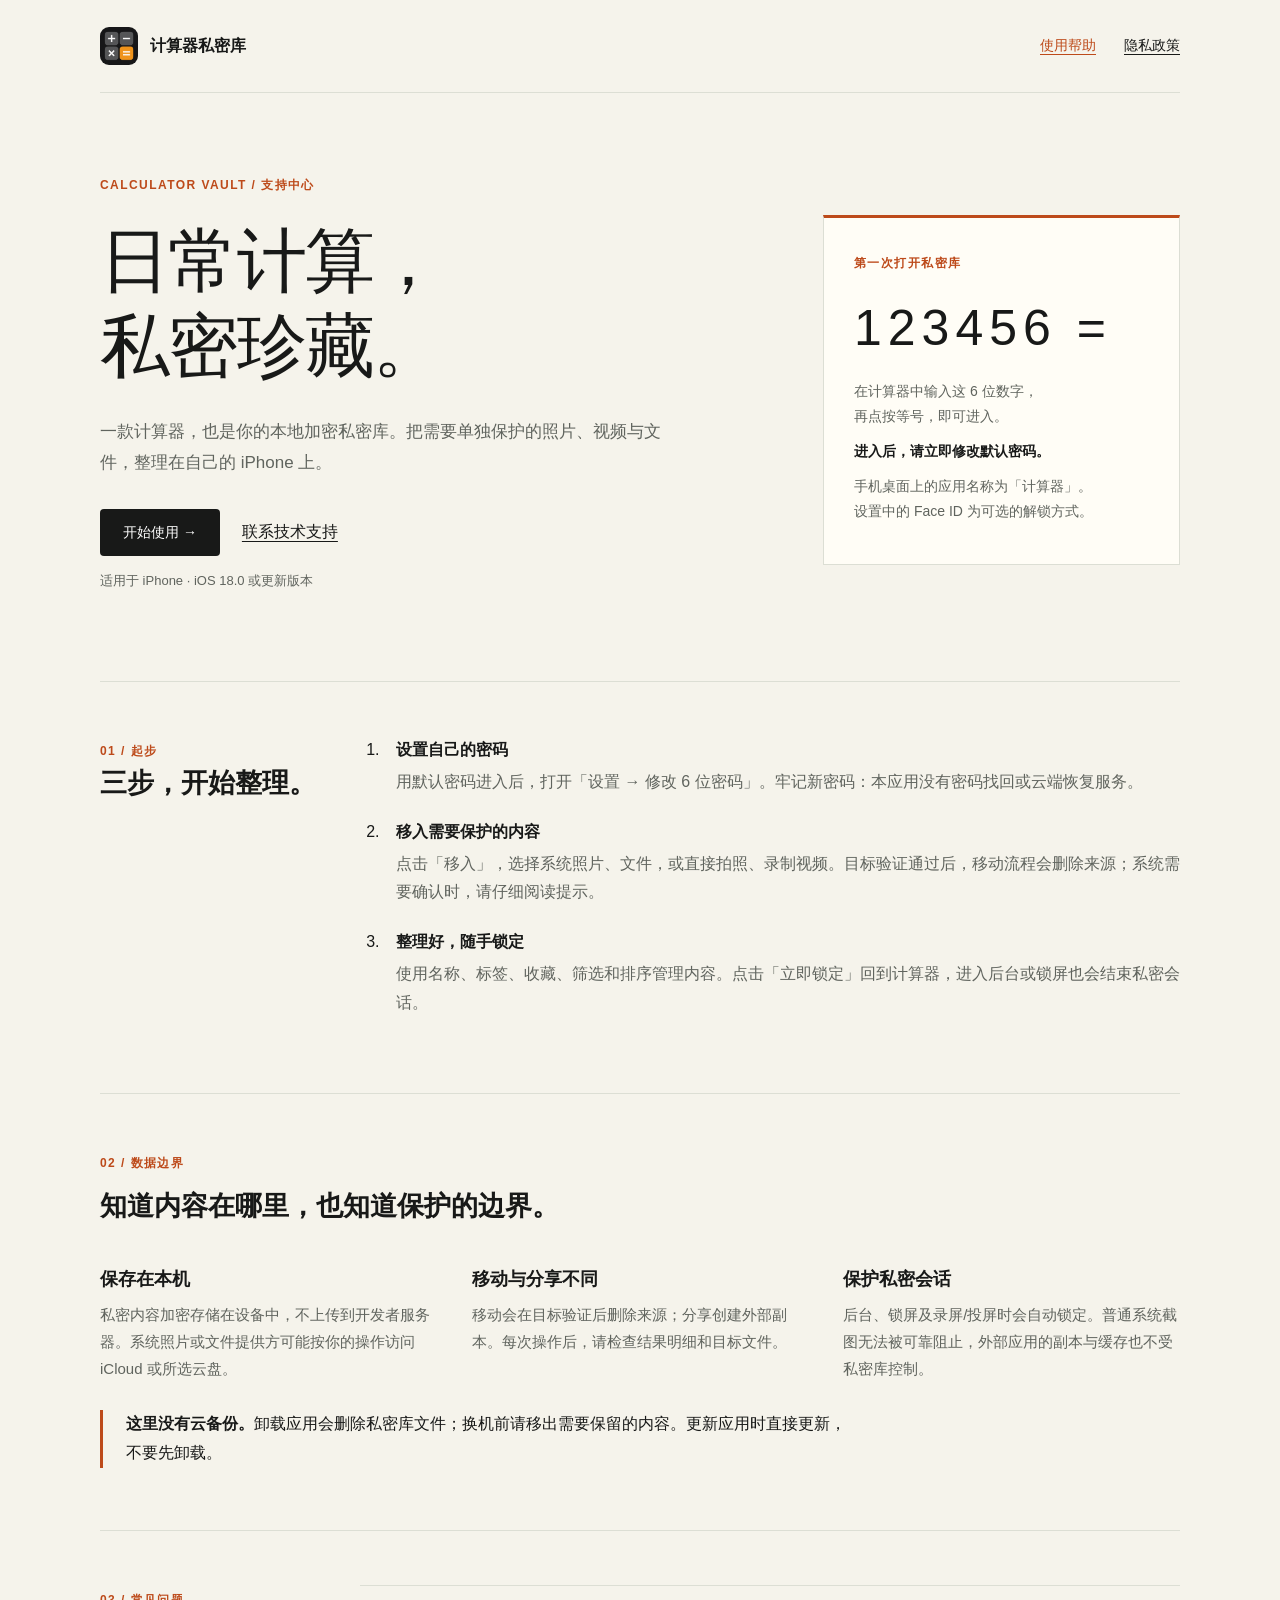
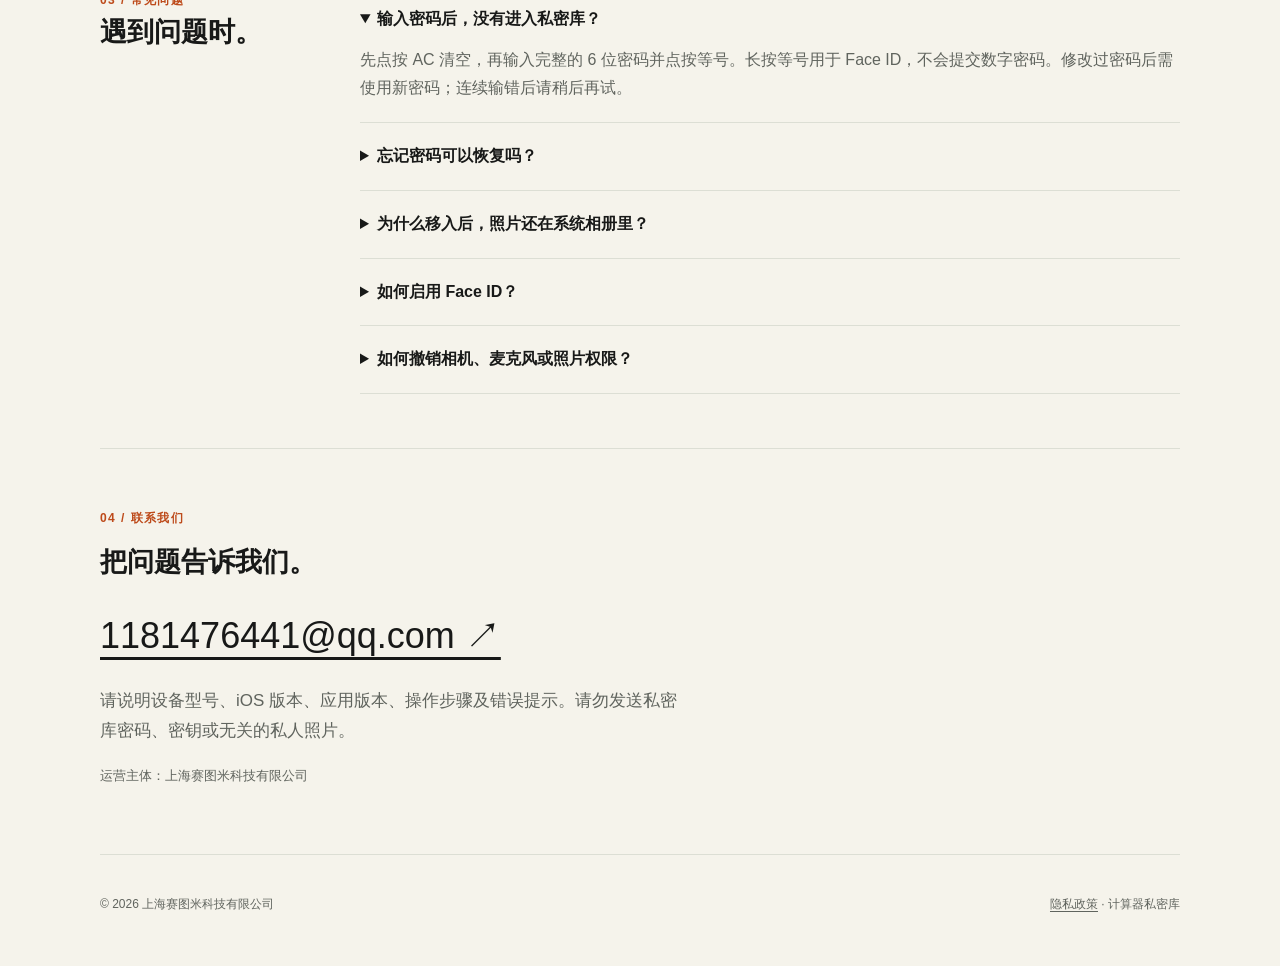
<file: index.html>
<!doctype html>
<html lang="zh-CN">
<head>
  <meta charset="utf-8">
  <meta name="viewport" content="width=device-width, initial-scale=1">
  <meta name="description" content="计算器私密库官方使用帮助：本地加密照片、视频与文件，了解密码、Face ID、数据移动与隐私保护。">
  <title>计算器私密库 · 使用帮助与技术支持</title>
  <link rel="icon" href="icon.png" type="image/png">
  <link rel="stylesheet" href="style.css">
</head>
<body>
  <a class="skip" href="#main">跳转到正文</a>
  <header>
    <a class="brand" href="./"><img src="icon.png" width="38" height="38" alt="">计算器私密库</a>
    <nav aria-label="主导航"><a href="./" aria-current="page">使用帮助</a><a href="privacy.html">隐私政策</a></nav>
  </header>
  <main id="main">
    <section class="hero">
      <div>
        <div class="eyebrow">CALCULATOR VAULT / 支持中心</div>
        <h1>日常计算，<br>私密珍藏。</h1>
        <p class="intro">一款计算器，也是你的本地加密私密库。把需要单独保护的照片、视频与文件，整理在自己的 iPhone 上。</p>
        <div class="links"><a class="button" href="#start">开始使用 →</a><a href="#contact">联系技术支持</a></div>
        <p class="small">适用于 iPhone · iOS 18.0 或更新版本</p>
      </div>
      <aside class="device-note" aria-label="首次解锁说明">
        <span class="eyebrow">第一次打开私密库</span>
        <div class="number">123456 =</div>
        <p>在计算器中输入这 6 位数字，<br>再点按等号，即可进入。</p>
        <p class="important"><strong>进入后，请立即修改默认密码。</strong></p>
        <p>手机桌面上的应用名称为「计算器」。<br>设置中的 Face ID 为可选的解锁方式。</p>
      </aside>
    </section>
    <section class="section" id="start">
      <div class="section-head">
        <div><span class="eyebrow">01 / 起步</span><h2>三步，开始整理。</h2></div>
        <ol class="steps">
          <li><strong>设置自己的密码</strong><p>用默认密码进入后，打开「设置 → 修改 6 位密码」。牢记新密码：本应用没有密码找回或云端恢复服务。</p></li>
          <li><strong>移入需要保护的内容</strong><p>点击「移入」，选择系统照片、文件，或直接拍照、录制视频。目标验证通过后，移动流程会删除来源；系统需要确认时，请仔细阅读提示。</p></li>
          <li><strong>整理好，随手锁定</strong><p>使用名称、标签、收藏、筛选和排序管理内容。点击「立即锁定」回到计算器，进入后台或锁屏也会结束私密会话。</p></li>
        </ol>
      </div>
    </section>
    <section class="section">
      <span class="eyebrow">02 / 数据边界</span><h2>知道内容在哪里，也知道保护的边界。</h2>
      <div class="facts">
        <div><h3>保存在本机</h3><p>私密内容加密存储在设备中，不上传到开发者服务器。系统照片或文件提供方可能按你的操作访问 iCloud 或所选云盘。</p></div>
        <div><h3>移动与分享不同</h3><p>移动会在目标验证后删除来源；分享创建外部副本。每次操作后，请检查结果明细和目标文件。</p></div>
        <div><h3>保护私密会话</h3><p>后台、锁屏及录屏/投屏时会自动锁定。普通系统截图无法被可靠阻止，外部应用的副本与缓存也不受私密库控制。</p></div>
      </div>
      <div class="notice"><p><strong>这里没有云备份。</strong>卸载应用会删除私密库文件；换机前请移出需要保留的内容。更新应用时直接更新，不要先卸载。</p></div>
    </section>
    <section class="section">
      <div class="section-head">
        <div><span class="eyebrow">03 / 常见问题</span><h2>遇到问题时。</h2></div>
        <div class="faq">
          <details open><summary>输入密码后，没有进入私密库？</summary><p>先点按 AC 清空，再输入完整的 6 位密码并点按等号。长按等号用于 Face ID，不会提交数字密码。修改过密码后需使用新密码；连续输错后请稍后再试。</p></details>
          <details><summary>忘记密码可以恢复吗？</summary><p>应用不提供密码找回。如果此前已启用且当前仍可用，可尝试长按等号进行 Face ID 验证。密码与 Face ID 均不可用时，开发者无法代为解密。请勿尝试卸载重装，卸载会删除库内文件。</p></details>
          <details><summary>为什么移入后，照片还在系统相册里？</summary><p>来源删除可能需要系统授权与确认；权限不足、取消或完整验证未通过时，会保留原件。删除后的照片也可能仍在「最近删除」或 iCloud 中。请查看操作结果，并在对应服务中管理外部副本。</p></details>
          <details><summary>如何启用 Face ID？</summary><p>先使用密码进入私密库，再到设置中开启 Face ID。设备必须支持且已录入 Face ID。之后回到计算器长按等号进行验证；密码仍可继续使用。</p></details>
          <details><summary>如何撤销相机、麦克风或照片权限？</summary><p>在 iPhone 的「设置」中找到本应用，调整对应权限。拒绝权限会影响相关导入或拍摄功能，但不影响普通计算器。Face ID 也可在应用设置中关闭。</p></details>
        </div>
      </div>
    </section>
    <section class="section" id="contact">
      <span class="eyebrow">04 / 联系我们</span><h2>把问题告诉我们。</h2>
      <a class="contact-email" href="mailto:1181476441@qq.com">1181476441@qq.com ↗</a>
      <p class="intro">请说明设备型号、iOS 版本、应用版本、操作步骤及错误提示。请勿发送私密库密码、密钥或无关的私人照片。</p>
      <p class="small">运营主体：上海赛图米科技有限公司</p>
    </section>
  </main>
  <footer><p>© 2026 上海赛图米科技有限公司</p><p><a href="privacy.html">隐私政策</a> · 计算器私密库</p></footer>
</body>
</html>
</file>
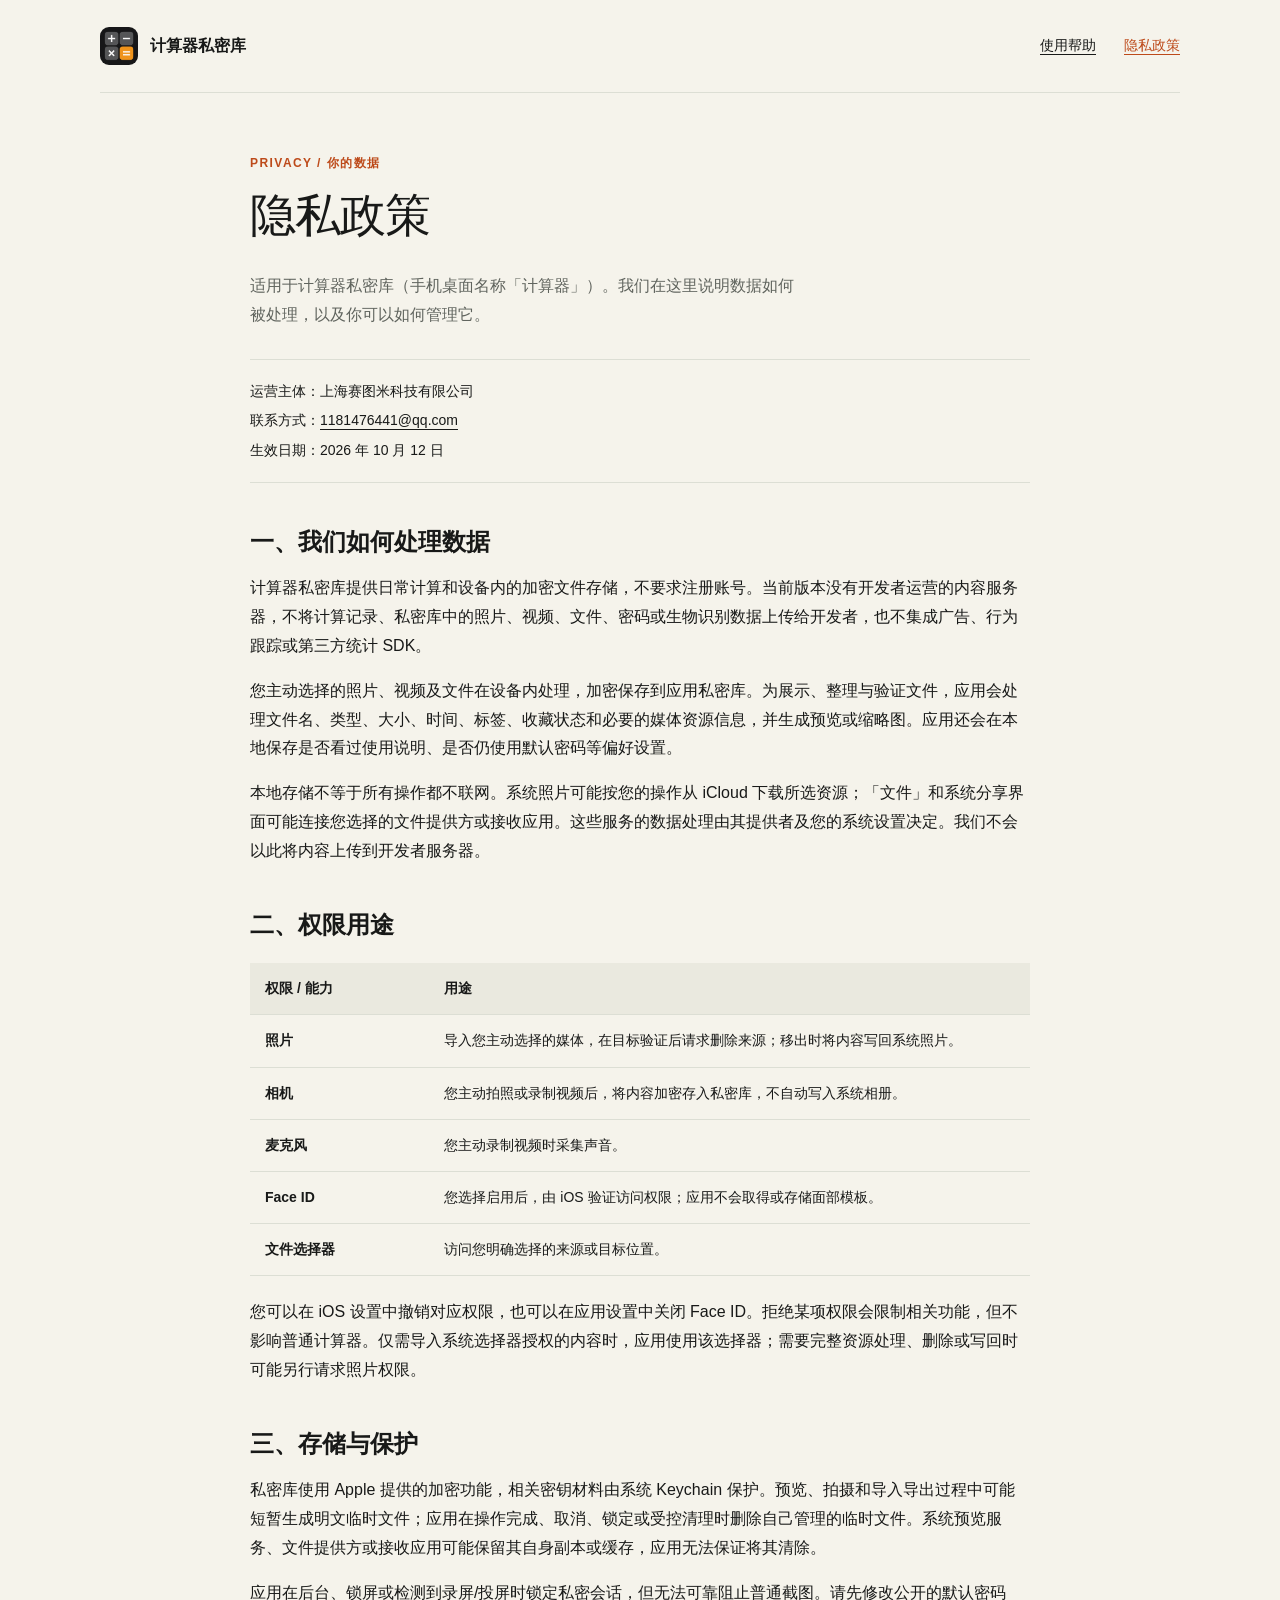
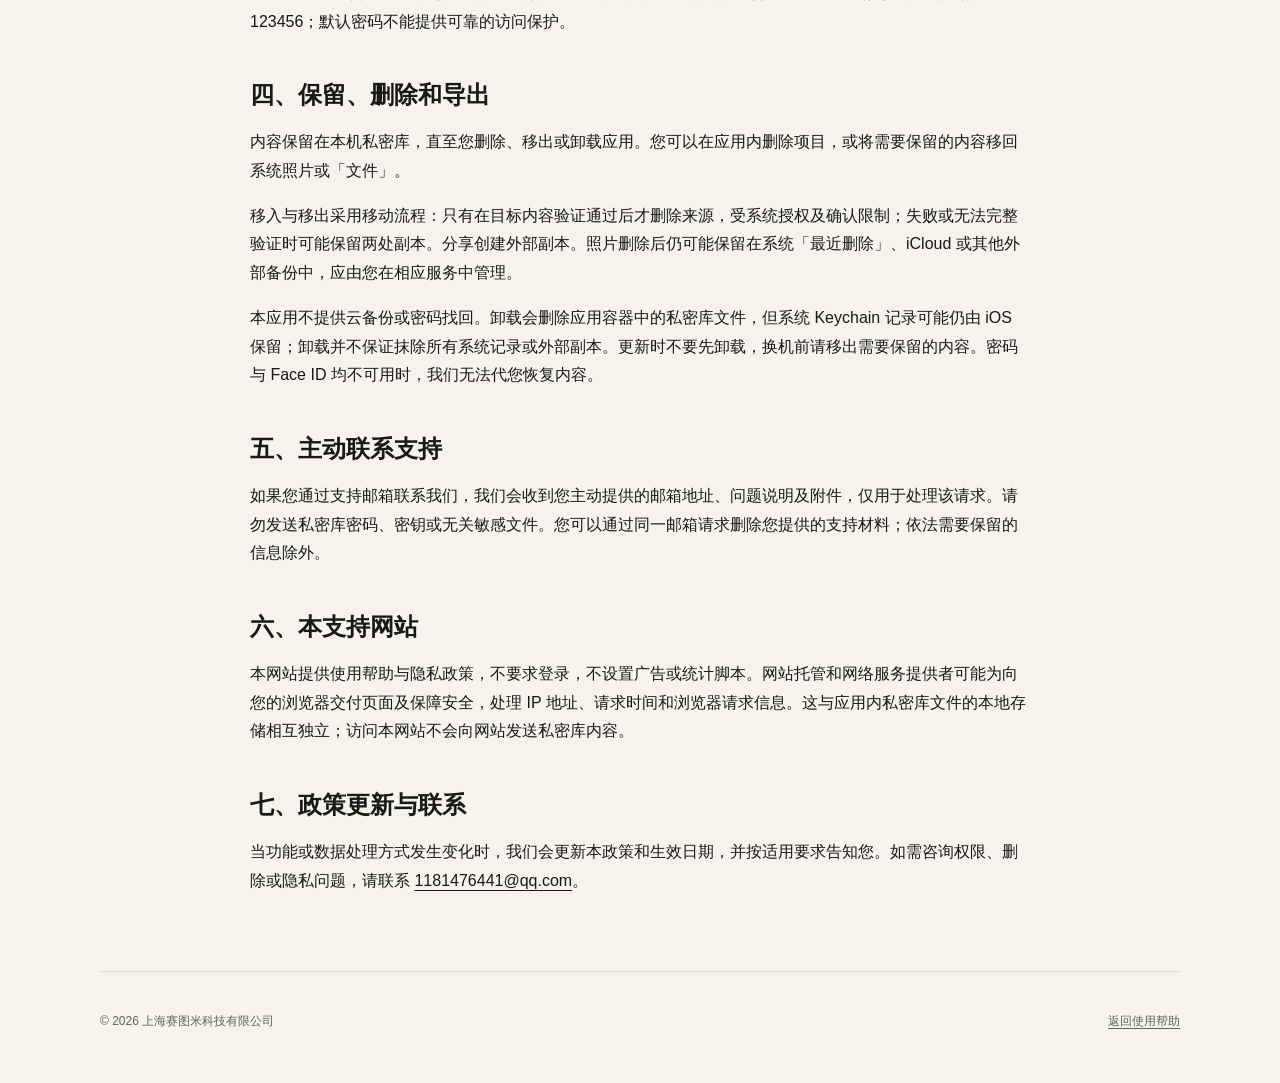
<file: privacy.html>
<!doctype html>
<html lang="zh-CN">
<head>
  <meta charset="utf-8">
  <meta name="viewport" content="width=device-width, initial-scale=1">
  <meta name="description" content="计算器私密库隐私政策：本地数据处理、权限用途、加密存储、删除和技术支持联系方式。">
  <title>隐私政策 · 计算器私密库</title>
  <link rel="icon" href="icon.png" type="image/png">
  <link rel="stylesheet" href="style.css">
</head>
<body>
  <a class="skip" href="#main">跳转到正文</a>
  <header>
    <a class="brand" href="./"><img src="icon.png" width="38" height="38" alt="">计算器私密库</a>
    <nav aria-label="主导航"><a href="./">使用帮助</a><a href="privacy.html" aria-current="page">隐私政策</a></nav>
  </header>
  <main id="main"><article class="policy">
    <div class="eyebrow">PRIVACY / 你的数据</div>
    <h1>隐私政策</h1>
    <p class="intro">适用于计算器私密库（手机桌面名称「计算器」）。我们在这里说明数据如何被处理，以及你可以如何管理它。</p>
    <div class="policy-meta"><p>运营主体：上海赛图米科技有限公司</p><p>联系方式：<a href="mailto:1181476441@qq.com">1181476441@qq.com</a></p><p>生效日期：2026 年 10 月 12 日</p></div>
    <h2>一、我们如何处理数据</h2>
    <p>计算器私密库提供日常计算和设备内的加密文件存储，不要求注册账号。当前版本没有开发者运营的内容服务器，不将计算记录、私密库中的照片、视频、文件、密码或生物识别数据上传给开发者，也不集成广告、行为跟踪或第三方统计 SDK。</p>
    <p>您主动选择的照片、视频及文件在设备内处理，加密保存到应用私密库。为展示、整理与验证文件，应用会处理文件名、类型、大小、时间、标签、收藏状态和必要的媒体资源信息，并生成预览或缩略图。应用还会在本地保存是否看过使用说明、是否仍使用默认密码等偏好设置。</p>
    <p>本地存储不等于所有操作都不联网。系统照片可能按您的操作从 iCloud 下载所选资源；「文件」和系统分享界面可能连接您选择的文件提供方或接收应用。这些服务的数据处理由其提供者及您的系统设置决定。我们不会以此将内容上传到开发者服务器。</p>
    <h2>二、权限用途</h2>
    <table><thead><tr><th scope="col">权限 / 能力</th><th scope="col">用途</th></tr></thead><tbody>
      <tr><td>照片</td><td>导入您主动选择的媒体，在目标验证后请求删除来源；移出时将内容写回系统照片。</td></tr>
      <tr><td>相机</td><td>您主动拍照或录制视频后，将内容加密存入私密库，不自动写入系统相册。</td></tr>
      <tr><td>麦克风</td><td>您主动录制视频时采集声音。</td></tr>
      <tr><td>Face ID</td><td>您选择启用后，由 iOS 验证访问权限；应用不会取得或存储面部模板。</td></tr>
      <tr><td>文件选择器</td><td>访问您明确选择的来源或目标位置。</td></tr>
    </tbody></table>
    <p>您可以在 iOS 设置中撤销对应权限，也可以在应用设置中关闭 Face ID。拒绝某项权限会限制相关功能，但不影响普通计算器。仅需导入系统选择器授权的内容时，应用使用该选择器；需要完整资源处理、删除或写回时可能另行请求照片权限。</p>
    <h2>三、存储与保护</h2>
    <p>私密库使用 Apple 提供的加密功能，相关密钥材料由系统 Keychain 保护。预览、拍摄和导入导出过程中可能短暂生成明文临时文件；应用在操作完成、取消、锁定或受控清理时删除自己管理的临时文件。系统预览服务、文件提供方或接收应用可能保留其自身副本或缓存，应用无法保证将其清除。</p>
    <p>应用在后台、锁屏或检测到录屏/投屏时锁定私密会话，但无法可靠阻止普通截图。请先修改公开的默认密码 123456；默认密码不能提供可靠的访问保护。</p>
    <h2>四、保留、删除和导出</h2>
    <p>内容保留在本机私密库，直至您删除、移出或卸载应用。您可以在应用内删除项目，或将需要保留的内容移回系统照片或「文件」。</p>
    <p>移入与移出采用移动流程：只有在目标内容验证通过后才删除来源，受系统授权及确认限制；失败或无法完整验证时可能保留两处副本。分享创建外部副本。照片删除后仍可能保留在系统「最近删除」、iCloud 或其他外部备份中，应由您在相应服务中管理。</p>
    <p>本应用不提供云备份或密码找回。卸载会删除应用容器中的私密库文件，但系统 Keychain 记录可能仍由 iOS 保留；卸载并不保证抹除所有系统记录或外部副本。更新时不要先卸载，换机前请移出需要保留的内容。密码与 Face ID 均不可用时，我们无法代您恢复内容。</p>
    <h2>五、主动联系支持</h2>
    <p>如果您通过支持邮箱联系我们，我们会收到您主动提供的邮箱地址、问题说明及附件，仅用于处理该请求。请勿发送私密库密码、密钥或无关敏感文件。您可以通过同一邮箱请求删除您提供的支持材料；依法需要保留的信息除外。</p>
    <h2>六、本支持网站</h2>
    <p>本网站提供使用帮助与隐私政策，不要求登录，不设置广告或统计脚本。网站托管和网络服务提供者可能为向您的浏览器交付页面及保障安全，处理 IP 地址、请求时间和浏览器请求信息。这与应用内私密库文件的本地存储相互独立；访问本网站不会向网站发送私密库内容。</p>
    <h2>七、政策更新与联系</h2>
    <p>当功能或数据处理方式发生变化时，我们会更新本政策和生效日期，并按适用要求告知您。如需咨询权限、删除或隐私问题，请联系 <a href="mailto:1181476441@qq.com">1181476441@qq.com</a>。</p>
  </article></main>
  <footer><p>© 2026 上海赛图米科技有限公司</p><p><a href="./">返回使用帮助</a></p></footer>
</body>
</html>
</file>
<file: style.css>
:root{color-scheme:light;--ink:#181918;--muted:#60645e;--paper:#f5f3eb;--line:#dcded4;--accent:#bd4a1a;--max:1080px;font-family:"Avenir Next","PingFang SC","Hiragino Sans GB",sans-serif;line-height:1.8}
*{box-sizing:border-box}body{margin:0;background:var(--paper);color:var(--ink)}a{color:inherit;text-underline-offset:.25em}a:hover{color:var(--accent)}a:focus-visible,summary:focus-visible{outline:3px solid var(--accent);outline-offset:5px}header,main,footer{width:min(var(--max),calc(100% - 64px));margin:auto}header{padding:27px 0;display:flex;align-items:center;justify-content:space-between;border-bottom:1px solid var(--line);gap:24px}.brand{display:flex;align-items:center;gap:12px;font-weight:650;text-decoration:none;white-space:nowrap}.brand img{width:38px;height:38px;border-radius:9px}nav{display:flex;gap:28px;font-size:14px}nav a[aria-current=page]{color:var(--accent)}.eyebrow{font-size:12px;letter-spacing:.12em;font-weight:650;color:var(--accent);text-transform:uppercase}.hero{display:grid;grid-template-columns:1.3fr .7fr;gap:60px;padding:82px 0 76px;align-items:center}h1{font-family:"Songti SC","Noto Serif CJK SC",serif;font-weight:500;line-height:1.22;font-size:clamp(42px,6vw,70px);letter-spacing:-.025em;margin:22px 0 28px}h2{font-size:27px;line-height:1.4;font-weight:600;margin:12px 0 22px}h3{font-size:18px;line-height:1.5}.intro{font-size:17px;max-width:34em;color:var(--muted)}.links{display:flex;gap:22px;flex-wrap:wrap;align-items:center;margin-top:30px}.button{display:inline-block;background:var(--ink);color:white;padding:11px 23px;border-radius:4px;text-decoration:none;font-size:14px}.button:hover{background:var(--accent);color:white}.device-note{padding:30px;border:1px solid var(--line);border-top:3px solid var(--accent);background:#fffdf6}.device-note .number{font-size:50px;font-weight:450;letter-spacing:.12em;line-height:1.4;font-variant-numeric:tabular-nums;margin:16px 0}.device-note p{font-size:14px;color:var(--muted);margin:10px 0}.device-note .important{color:var(--ink)}.section{padding:54px 0;border-top:1px solid var(--line)}.section-head{display:grid;grid-template-columns:220px 1fr;gap:40px}.section-head h2{margin-top:0}.steps{margin:0;padding-left:24px}.steps li{padding:0 0 21px 12px}.steps strong{display:block;margin-bottom:3px}.steps p{margin:0;color:var(--muted)}.facts{display:grid;grid-template-columns:repeat(3,1fr);gap:35px}.facts h3{margin-bottom:8px}.facts p{margin:0;color:var(--muted);font-size:15px}.notice{border-left:3px solid var(--accent);padding:0 0 0 23px;margin-top:28px;max-width:750px}.notice p{margin:8px 0}.faq{margin:0}details{border-bottom:1px solid var(--line);padding:19px 0}details:first-of-type{border-top:1px solid var(--line)}summary{cursor:pointer;font-weight:600}details p{margin:12px 0 0;color:var(--muted);max-width:54em}.contact-email{font-size:clamp(22px,4vw,36px);overflow-wrap:anywhere}.small{font-size:13px;color:var(--muted)}footer{padding:27px 0 38px;border-top:1px solid var(--line);display:flex;justify-content:space-between;gap:20px;font-size:12px;color:var(--muted)}.policy{max-width:780px;margin:0 auto;padding:60px 0}.policy h1{font-size:46px;margin-top:13px}.policy h2{font-size:24px;margin:42px 0 16px}.policy p,.policy li{font-size:16px}.policy li{margin:8px 0}.policy table{border-collapse:collapse;width:100%;margin:22px 0;font-size:14px}.policy th,.policy td{padding:13px 15px;text-align:left;border-bottom:1px solid var(--line);vertical-align:top}.policy th{background:#eae9df}.policy td:first-child{width:23%;font-weight:600}.policy-meta{border-top:1px solid var(--line);border-bottom:1px solid var(--line);padding:15px 0;margin:30px 0}.policy-meta p{margin:4px 0;font-size:14px}.skip{position:absolute;left:16px;top:-80px;background:var(--ink);color:white;padding:12px;z-index:10}.skip:focus{top:10px}
@media(max-width:700px){header,main,footer{width:calc(100% - 36px)}header{padding:20px 0;align-items:flex-start;gap:12px}.brand{font-size:14px;gap:8px}.brand img{width:30px;height:30px}nav{font-size:12px;gap:14px;flex-wrap:wrap;justify-content:flex-end}.hero{grid-template-columns:1fr;padding:45px 0;gap:28px}h1{font-size:46px}.device-note{padding:22px}.section{padding:35px 0}.section-head{grid-template-columns:1fr;gap:15px}.facts{grid-template-columns:1fr;gap:17px}.facts h3{margin-top:0}footer{display:block}footer p{margin:5px 0}.policy{padding-top:35px}.policy h1{font-size:38px}.policy th,.policy td{padding:10px 8px}.policy td:first-child{width:27%}}
</file>
